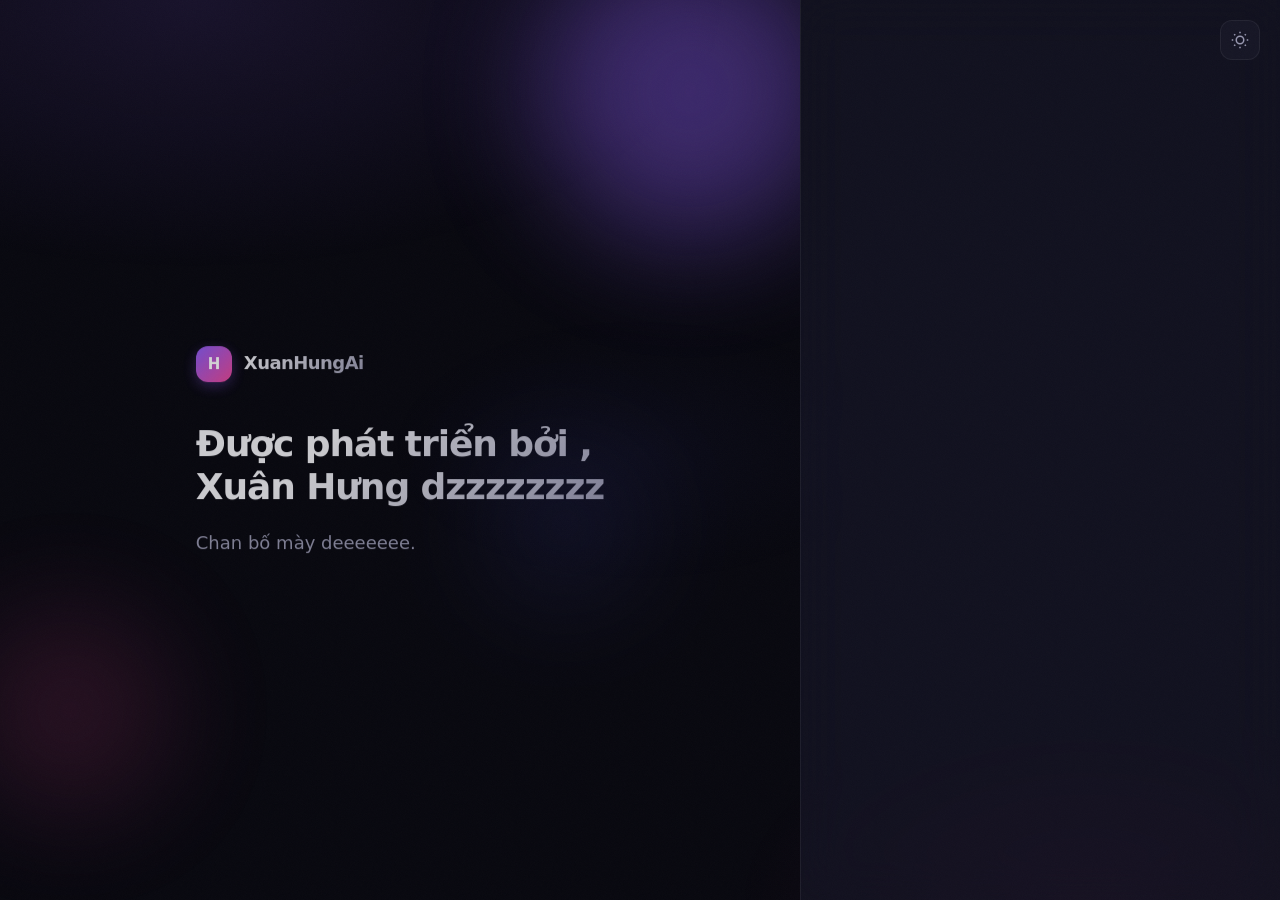
<file: index.html>
<!doctype html>
<html lang="vi">
  <head>
    <meta charset="utf-8" />
    <meta name="viewport" content="width=device-width, initial-scale=1" />
    <meta http-equiv="refresh" content="0; url=./frontend/login.html" />
    <title>Nova Redirect</title>
  </head>
  <body>
    <p>Dang chuyen huong... <a href="./frontend/login.html">Mo Nova</a></p>
  </body>
</html>
</file>
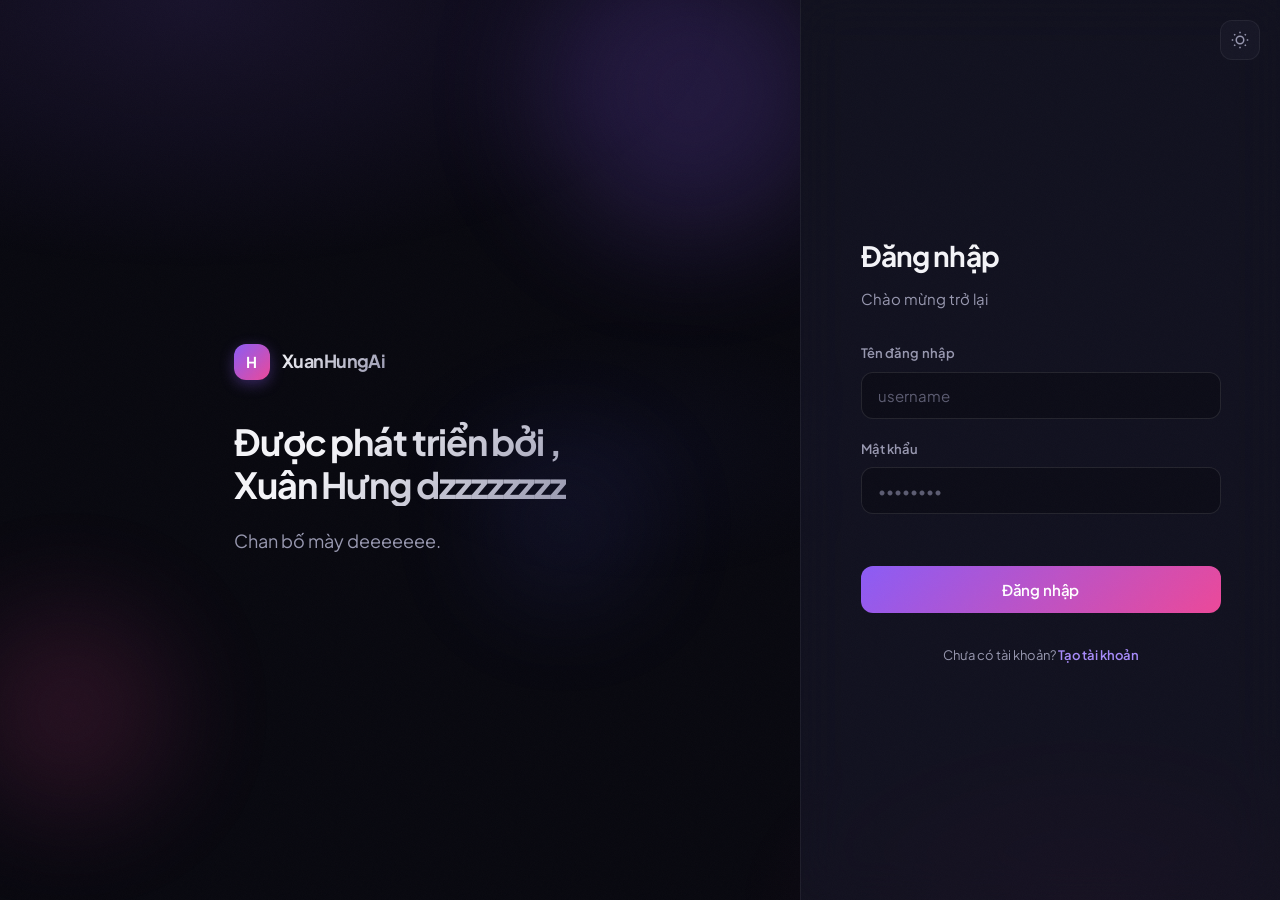
<file: frontend/index.html>
<!doctype html>
<html lang="vi">
  <head>
    <meta charset="UTF-8" />
    <meta name="viewport" content="width=device-width, initial-scale=1.0" />
    <meta name="theme-color" content="#08080f" />
    <title>Nova — AI Chat</title>
    <script>
      (function () {
        document.documentElement.setAttribute(
          "data-theme",
          localStorage.getItem("theme") || "dark"
        );
      })();
    </script>
    <link rel="stylesheet" href="css/style.css" />
  </head>

  <body>
    <div class="grain" aria-hidden="true"></div>

    <header class="topbar">
      <div class="topbar-left">
        <div class="brand">
          <span class="brand-mark">N</span>
          <span class="brand-name">Nova</span>
        </div>
        <nav class="mode-tabs" aria-label="Chế độ chat">
          <button id="btn-ai" class="mode-tab active" onclick="setMode('ai')">
            <svg viewBox="0 0 24 24" fill="none" stroke="currentColor" stroke-width="2" aria-hidden="true"><path d="M12 2a4 4 0 0 1 4 4v1h1a3 3 0 0 1 0 6h-1v1a4 4 0 0 1-8 0v-1H7a3 3 0 0 1 0-6h1V6a4 4 0 0 1 4-4z"/></svg>
            AI Chat
          </button>
          <button id="btn-data" class="mode-tab" onclick="setMode('data')">
            <svg viewBox="0 0 24 24" fill="none" stroke="currentColor" stroke-width="2" aria-hidden="true"><ellipse cx="12" cy="5" rx="9" ry="3"/><path d="M3 5v14a9 3 0 0 0 18 0V5"/><path d="M3 12a9 3 0 0 0 18 0"/></svg>
            Knowledge
          </button>
        </nav>
      </div>

      <div class="topbar-right">
        <span class="mode-badge" id="mode-badge">AI</span>
        <button class="icon-btn" onclick="newChat()" title="Cuộc trò chuyện mới" aria-label="Cuộc trò chuyện mới">
          <svg viewBox="0 0 24 24" fill="none" stroke="currentColor" stroke-width="2" aria-hidden="true"><path d="M12 5v14M5 12h14"/></svg>
        </button>
        <button class="icon-btn" onclick="loadHistory()" title="Lịch sử" aria-label="Lịch sử">
          <svg viewBox="0 0 24 24" fill="none" stroke="currentColor" stroke-width="2" aria-hidden="true"><circle cx="12" cy="12" r="10"/><polyline points="12 6 12 12 16 14"/></svg>
        </button>
        <button class="icon-btn" onclick="toggleTheme()" title="Đổi giao diện" aria-label="Đổi giao diện">
          <span data-theme-icon>
            <svg class="icon-sun" viewBox="0 0 24 24" fill="none" stroke="currentColor" stroke-width="2" aria-hidden="true"><circle cx="12" cy="12" r="5"/><line x1="12" y1="1" x2="12" y2="3"/><line x1="12" y1="21" x2="12" y2="23"/><line x1="4.22" y1="4.22" x2="5.64" y2="5.64"/><line x1="18.36" y1="18.36" x2="19.78" y2="19.78"/><line x1="1" y1="12" x2="3" y2="12"/><line x1="21" y1="12" x2="23" y2="12"/><line x1="4.22" y1="19.78" x2="5.64" y2="18.36"/><line x1="18.36" y1="5.64" x2="19.78" y2="4.22"/></svg>
            <svg class="icon-moon" viewBox="0 0 24 24" fill="none" stroke="currentColor" stroke-width="2" aria-hidden="true"><path d="M21 12.79A9 9 0 1 1 11.21 3 7 7 0 0 0 21 12.79z"/></svg>
          </span>
        </button>
        <div class="user-chip">
          <div class="user-avatar" id="user-avatar">U</div>
          <span id="username-display"></span>
        </div>
        <button class="icon-btn logout-btn" onclick="logout()" title="Đăng xuất" aria-label="Đăng xuất">
          <svg viewBox="0 0 24 24" fill="none" stroke="currentColor" stroke-width="2" aria-hidden="true"><path d="M9 21H5a2 2 0 0 1-2-2V5a2 2 0 0 1 2-2h4"/><polyline points="16 17 21 12 16 7"/><line x1="21" y1="12" x2="9" y2="12"/></svg>
        </button>
      </div>
    </header>

    <main class="chat-stage">
      <div id="chat" class="chat" role="log" aria-live="polite" aria-label="Cuộc trò chuyện">
        <div id="empty-state" class="empty-state">
          <div class="empty-visual">
            <div class="orb orb-1"></div>
            <div class="orb orb-2"></div>
            <div class="empty-card">
              <svg width="32" height="32" viewBox="0 0 24 24" fill="none" stroke="currentColor" stroke-width="1.5" aria-hidden="true"><path d="M21 15a2 2 0 0 1-2 2H7l-4 4V5a2 2 0 0 1 2-2h14a2 2 0 0 1 2 2z"/></svg>
            </div>
          </div>
          <h2>Xin chào!</h2>
          <p>Hỏi bất cứ điều gì — AI sẽ trả lời ngay, hoặc chuyển sang Knowledge để tra cứu dữ liệu.</p>
          <div class="suggestions">
            <button class="suggestion" onclick="useSuggestion('Xin chào, bạn có thể giúp gì?')">Xin chào 👋</button>
            <button class="suggestion" onclick="useSuggestion('Giá sản phẩm bao nhiêu?')">Hỏi giá 💰</button>
            <button class="suggestion" onclick="useSuggestion('Chính sách giao hàng thế nào?')">Giao hàng 📦</button>
          </div>
        </div>
      </div>
    </main>

    <footer class="composer">
      <div class="composer-inner">
        <textarea
          id="input"
          rows="1"
          placeholder="Nhập tin nhắn của bạn..."
          autocomplete="off"
          aria-label="Tin nhắn"
        ></textarea>
        <button class="send-btn" onclick="sendMessage()" title="Gửi" aria-label="Gửi tin nhắn">
          <svg viewBox="0 0 24 24" fill="currentColor" aria-hidden="true"><path d="M2.01 21L23 12 2.01 3 2 10l15 2-15 2z"/></svg>
        </button>
      </div>
      <p class="composer-hint">Enter để gửi · Shift+Enter xuống dòng · Nova AI có thể mắc lỗi</p>
    </footer>

    <script src="js/theme.js"></script>
    <script src="js/config.js"></script>
    <script src="js/app.js"></script>
  </body>
</html>
</file>
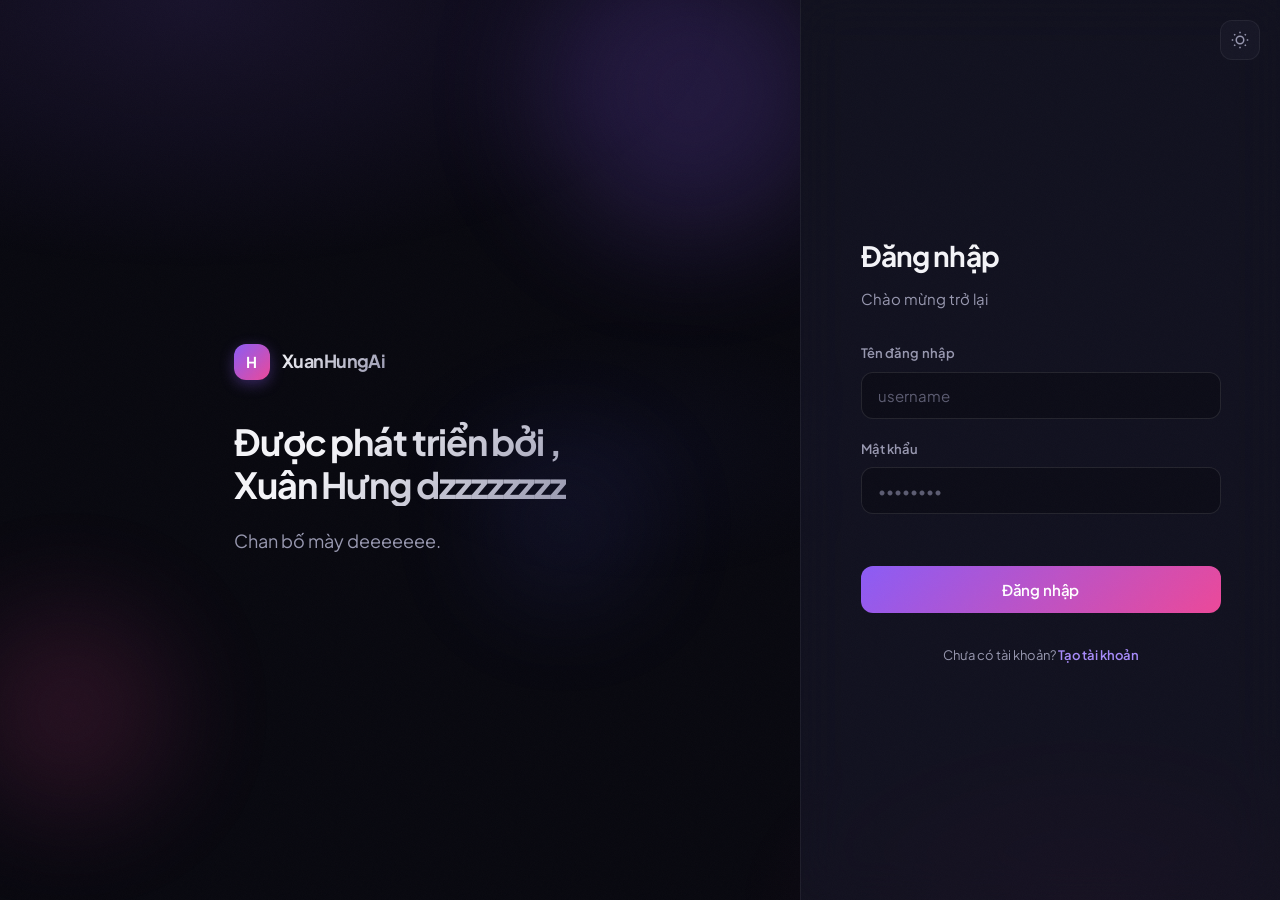
<file: frontend/login.html>
<!doctype html>
<html lang="vi">
  <head>
    <meta charset="UTF-8" />
    <meta name="viewport" content="width=device-width, initial-scale=1.0" />
    <meta name="theme-color" content="#08080f" />
    <title>Đăng nhập — Nova</title>
    <script>
      (function () {
        document.documentElement.setAttribute(
          "data-theme",
          localStorage.getItem("theme") || "dark",
        );
      })();
    </script>
    <link rel="stylesheet" href="css/login.css" />
  </head>

  <body>
    <div class="grain" aria-hidden="true"></div>

    <div class="auth-layout">
      <aside class="auth-hero">
        <div class="hero-content">
          <div class="brand">
            <span class="brand-mark">H</span>
            <span class="brand-name">XuanHungAi</span>
          </div>
          <h1>Được phát triển bởi ,<br />Xuân Hưng dzzzzzzzz</h1>
          <p>Chan bố mày deeeeeee.</p>
        </div>
        <div class="hero-orbs" aria-hidden="true">
          <div class="orb orb-1"></div>
          <div class="orb orb-2"></div>
          <div class="orb orb-3"></div>
        </div>
      </aside>

      <main class="auth-panel">
        <button
          class="theme-toggle"
          onclick="toggleTheme()"
          title="Đổi giao diện"
          aria-label="Đổi giao diện"
        >
          <span data-theme-icon>
            <svg
              class="icon-sun"
              viewBox="0 0 24 24"
              fill="none"
              stroke="currentColor"
              stroke-width="2"
              aria-hidden="true"
            >
              <circle cx="12" cy="12" r="5" />
              <line x1="12" y1="1" x2="12" y2="3" />
              <line x1="12" y1="21" x2="12" y2="23" />
              <line x1="4.22" y1="4.22" x2="5.64" y2="5.64" />
              <line x1="18.36" y1="18.36" x2="19.78" y2="19.78" />
              <line x1="1" y1="12" x2="3" y2="12" />
              <line x1="21" y1="12" x2="23" y2="12" />
              <line x1="4.22" y1="19.78" x2="5.64" y2="18.36" />
              <line x1="18.36" y1="5.64" x2="19.78" y2="4.22" />
            </svg>
            <svg
              class="icon-moon"
              viewBox="0 0 24 24"
              fill="none"
              stroke="currentColor"
              stroke-width="2"
              aria-hidden="true"
            >
              <path d="M21 12.79A9 9 0 1 1 11.21 3 7 7 0 0 0 21 12.79z" />
            </svg>
          </span>
        </button>

        <div class="auth-form-wrap">
          <h2>Đăng nhập</h2>
          <p class="auth-sub">Chào mừng trở lại</p>

          <div class="form-group">
            <label for="username">Tên đăng nhập</label>
            <input
              id="username"
              placeholder="username"
              autocomplete="username"
            />
          </div>

          <div class="form-group">
            <label for="password">Mật khẩu</label>
            <input
              id="password"
              type="password"
              placeholder="••••••••"
              autocomplete="current-password"
            />
          </div>

          <p id="error-msg" class="error-msg" role="alert"></p>

          <button class="btn-primary" onclick="login()">Đăng nhập</button>

          <p class="auth-footer">
            Chưa có tài khoản? <a href="register.html">Tạo tài khoản</a>
          </p>
        </div>
      </main>
    </div>

    <script src="js/theme.js"></script>
    <script src="js/config.js"></script>
    <script src="js/login.js"></script>
  </body>
</html>
</file>
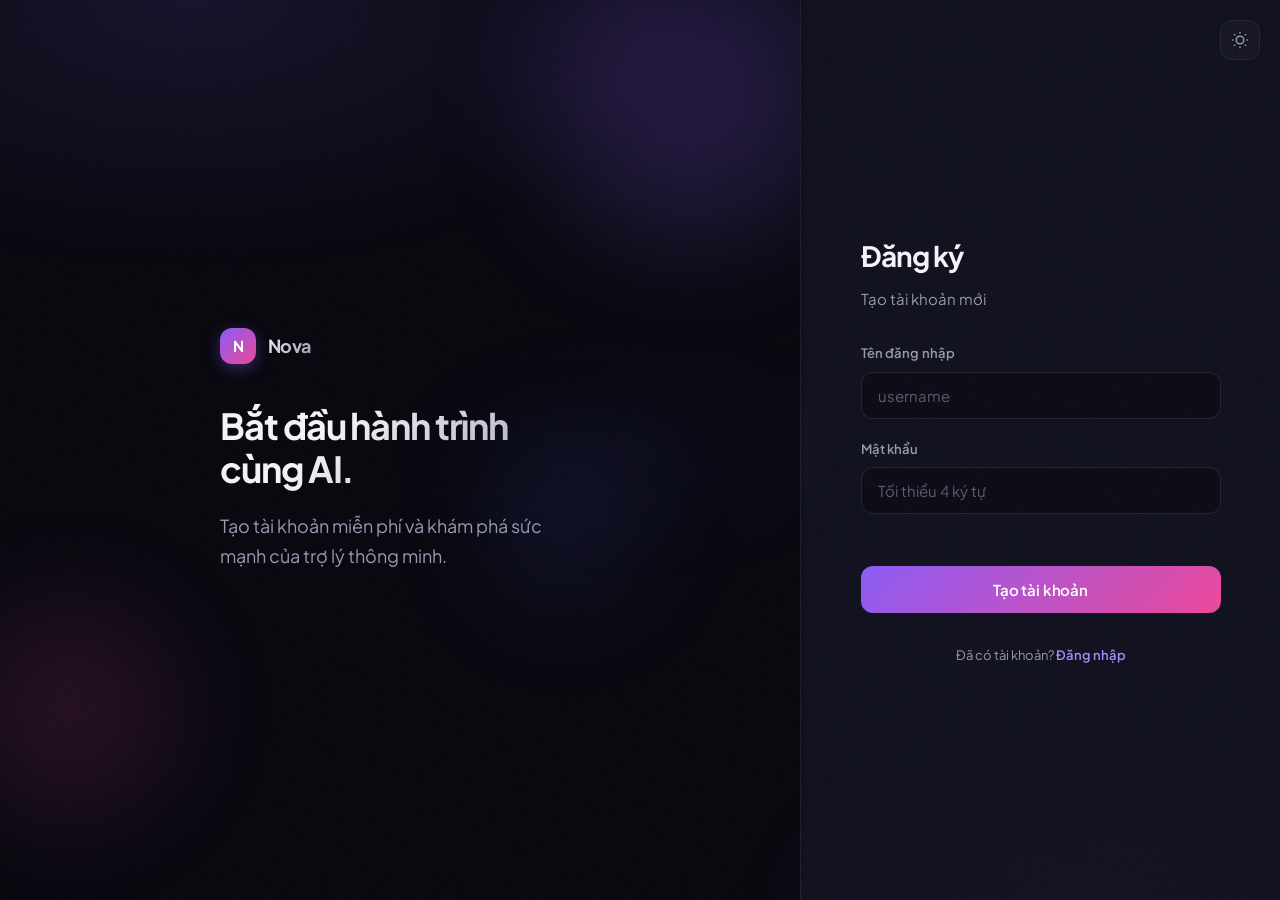
<file: frontend/register.html>
<!DOCTYPE html>
<html lang="vi">
<head>
    <meta charset="UTF-8">
    <meta name="viewport" content="width=device-width, initial-scale=1.0">
    <meta name="theme-color" content="#08080f">
    <title>Đăng ký — Nova</title>
    <script>
      (function () {
        document.documentElement.setAttribute(
          "data-theme",
          localStorage.getItem("theme") || "dark"
        );
      })();
    </script>
    <link rel="stylesheet" href="css/login.css">
</head>
<body>
    <div class="grain" aria-hidden="true"></div>

    <div class="auth-layout">
        <aside class="auth-hero">
            <div class="hero-content">
                <div class="brand">
                    <span class="brand-mark">N</span>
                    <span class="brand-name">Nova</span>
                </div>
                <h1>Bắt đầu hành trình<br>cùng AI.</h1>
                <p>Tạo tài khoản miễn phí và khám phá sức mạnh của trợ lý thông minh.</p>
            </div>
            <div class="hero-orbs" aria-hidden="true">
                <div class="orb orb-1"></div>
                <div class="orb orb-2"></div>
                <div class="orb orb-3"></div>
            </div>
        </aside>

        <main class="auth-panel">
            <button class="theme-toggle" onclick="toggleTheme()" title="Đổi giao diện" aria-label="Đổi giao diện">
                <span data-theme-icon>
                    <svg class="icon-sun" viewBox="0 0 24 24" fill="none" stroke="currentColor" stroke-width="2" aria-hidden="true"><circle cx="12" cy="12" r="5"/><line x1="12" y1="1" x2="12" y2="3"/><line x1="12" y1="21" x2="12" y2="23"/><line x1="4.22" y1="4.22" x2="5.64" y2="5.64"/><line x1="18.36" y1="18.36" x2="19.78" y2="19.78"/><line x1="1" y1="12" x2="3" y2="12"/><line x1="21" y1="12" x2="23" y2="12"/><line x1="4.22" y1="19.78" x2="5.64" y2="18.36"/><line x1="18.36" y1="5.64" x2="19.78" y2="4.22"/></svg>
                    <svg class="icon-moon" viewBox="0 0 24 24" fill="none" stroke="currentColor" stroke-width="2" aria-hidden="true"><path d="M21 12.79A9 9 0 1 1 11.21 3 7 7 0 0 0 21 12.79z"/></svg>
                </span>
            </button>

            <div class="auth-form-wrap">
                <h2>Đăng ký</h2>
                <p class="auth-sub">Tạo tài khoản mới</p>

                <div class="form-group">
                    <label for="username">Tên đăng nhập</label>
                    <input id="username" placeholder="username" autocomplete="username">
                </div>

                <div class="form-group">
                    <label for="password">Mật khẩu</label>
                    <input id="password" type="password" placeholder="Tối thiểu 4 ký tự" autocomplete="new-password">
                </div>

                <p id="error-msg" class="error-msg" role="alert"></p>

                <button class="btn-primary" onclick="register()">Tạo tài khoản</button>

                <p class="auth-footer">
                    Đã có tài khoản? <a href="login.html">Đăng nhập</a>
                </p>
            </div>
        </main>
    </div>

    <script src="js/theme.js"></script>
    <script src="js/config.js"></script>
    <script src="js/register.js"></script>
</body>
</html>
</file>
<file: frontend/css/style.css>
@import "base.css";

/* ─── Layout ─── */
body {
  display: flex;
  flex-direction: column;
  height: 100vh;
  height: 100dvh;
  overflow: hidden;
  position: relative;
}

body > *:not(.grain) {
  position: relative;
  z-index: 1;
}

/* ─── Topbar ─── */
.topbar {
  height: var(--topbar-h);
  padding: 0 var(--space-5);
  display: flex;
  align-items: center;
  justify-content: space-between;
  gap: var(--space-4);
  background: var(--bg-overlay);
  backdrop-filter: blur(20px) saturate(1.4);
  -webkit-backdrop-filter: blur(20px) saturate(1.4);
  border-bottom: 1px solid var(--border-subtle);
  flex-shrink: 0;
}

.topbar-left {
  display: flex;
  align-items: center;
  gap: var(--space-6);
  min-width: 0;
}

.topbar-right {
  display: flex;
  align-items: center;
  gap: var(--space-2);
  flex-shrink: 0;
}

/* ─── Mode Tabs ─── */
.mode-tabs {
  display: flex;
  gap: 2px;
  padding: 3px;
  background: var(--bg-raised);
  border-radius: var(--radius-full);
  border: 1px solid var(--border-subtle);
}

.mode-tab {
  display: inline-flex;
  align-items: center;
  gap: 6px;
  padding: 7px 14px;
  border: none;
  border-radius: var(--radius-full);
  background: transparent;
  color: var(--text-secondary);
  font-family: var(--font);
  font-size: var(--text-sm);
  font-weight: 600;
  cursor: pointer;
  white-space: nowrap;
  transition:
    background var(--duration-normal) var(--ease-out),
    color var(--duration-normal) var(--ease-out),
    box-shadow var(--duration-normal) var(--ease-out);
}

.mode-tab svg {
  width: 15px;
  height: 15px;
  opacity: 0.7;
  transition: opacity var(--duration-fast);
}

.mode-tab:hover {
  color: var(--text-primary);
}

.mode-tab:hover svg {
  opacity: 1;
}

.mode-tab.active {
  background: linear-gradient(135deg, var(--accent), var(--accent-2));
  color: #fff;
  box-shadow: 0 2px 12px var(--accent-glow);
}

.mode-tab.active svg {
  opacity: 1;
}

/* ─── Mode Badge ─── */
.mode-badge {
  font-size: var(--text-xs);
  font-weight: 600;
  padding: 4px 10px;
  border-radius: var(--radius-full);
  background: var(--accent-muted);
  color: var(--accent-light);
  border: 1px solid rgba(139, 92, 246, 0.2);
  letter-spacing: 0.02em;
  text-transform: uppercase;
}

[data-theme="light"] .mode-badge {
  color: var(--accent-dark);
}

/* ─── User Chip ─── */
.user-chip {
  display: flex;
  align-items: center;
  gap: var(--space-2);
  padding: 4px 12px 4px 4px;
  border-radius: var(--radius-full);
  background: var(--bg-raised);
  border: 1px solid var(--border-subtle);
}

.user-avatar {
  width: 30px;
  height: 30px;
  border-radius: var(--radius-sm);
  background: linear-gradient(135deg, var(--accent), var(--accent-2));
  display: flex;
  align-items: center;
  justify-content: center;
  font-weight: 700;
  font-size: var(--text-xs);
  color: #fff;
  flex-shrink: 0;
}

#username-display {
  font-size: var(--text-sm);
  font-weight: 600;
  color: var(--text-secondary);
  max-width: 100px;
  white-space: nowrap;
  overflow: hidden;
  text-overflow: ellipsis;
}

.logout-btn:hover {
  background: rgba(248, 113, 113, 0.12) !important;
  color: var(--error) !important;
  border-color: rgba(248, 113, 113, 0.2) !important;
}

/* ─── Chat Stage ─── */
.chat-stage {
  flex: 1;
  overflow: hidden;
  display: flex;
  justify-content: center;
  min-height: 0;
}

.chat {
  width: 100%;
  max-width: var(--max-chat-w);
  padding: var(--space-6) var(--space-5);
  overflow-y: auto;
  scroll-behavior: smooth;
}

/* ─── Empty State ─── */
.empty-state {
  display: flex;
  flex-direction: column;
  align-items: center;
  justify-content: center;
  min-height: 100%;
  text-align: center;
  padding: var(--space-10) var(--space-4);
  animation: fadeUp var(--duration-slow) var(--ease-out);
}

.empty-visual {
  position: relative;
  width: 120px;
  height: 120px;
  margin-bottom: var(--space-8);
}

.orb {
  position: absolute;
  border-radius: 50%;
  filter: blur(24px);
  animation: pulse-glow 4s ease-in-out infinite;
}

.orb-1 {
  width: 80px;
  height: 80px;
  background: var(--accent);
  opacity: 0.3;
  top: 10px;
  left: 0;
  animation-delay: 0s;
}

.orb-2 {
  width: 60px;
  height: 60px;
  background: var(--accent-2);
  opacity: 0.25;
  bottom: 0;
  right: 0;
  animation-delay: 2s;
}

.empty-card {
  position: absolute;
  inset: 20px;
  background: var(--bg-overlay);
  backdrop-filter: blur(12px);
  border: 1px solid var(--border-default);
  border-radius: var(--radius-xl);
  display: flex;
  align-items: center;
  justify-content: center;
  color: var(--accent-light);
  box-shadow: var(--shadow-glow);
  animation: float 5s ease-in-out infinite;
}

.empty-state h2 {
  font-size: var(--text-2xl);
  font-weight: 700;
  letter-spacing: -0.03em;
  margin-bottom: var(--space-3);
  background: linear-gradient(135deg, var(--text-primary), var(--text-secondary));
  -webkit-background-clip: text;
  -webkit-text-fill-color: transparent;
  background-clip: text;
}

.empty-state p {
  font-size: var(--text-base);
  color: var(--text-secondary);
  max-width: 380px;
  line-height: 1.7;
  margin-bottom: var(--space-8);
}

.suggestions {
  display: flex;
  flex-wrap: wrap;
  gap: var(--space-3);
  justify-content: center;
  max-width: 480px;
}

.suggestion {
  padding: 10px 18px;
  border-radius: var(--radius-full);
  border: 1px solid var(--border-default);
  background: var(--bg-raised);
  color: var(--text-secondary);
  font-family: var(--font);
  font-size: var(--text-sm);
  font-weight: 500;
  cursor: pointer;
  transition:
    background var(--duration-normal) var(--ease-out),
    border-color var(--duration-normal) var(--ease-out),
    color var(--duration-normal) var(--ease-out),
    transform var(--duration-fast) var(--ease-spring),
    box-shadow var(--duration-normal);
}

.suggestion:hover {
  background: var(--accent-muted);
  border-color: rgba(139, 92, 246, 0.3);
  color: var(--text-primary);
  transform: translateY(-2px);
  box-shadow: var(--shadow-sm);
}

/* ─── Messages ─── */
.msg-wrapper {
  display: flex;
  align-items: flex-end;
  gap: var(--space-3);
  margin-bottom: var(--space-5);
  animation: fadeUp var(--duration-normal) var(--ease-out);
}

.msg-wrapper.user {
  flex-direction: row-reverse;
}

.avatar {
  width: 32px;
  height: 32px;
  border-radius: var(--radius-sm);
  background: var(--bg-raised);
  border: 1px solid var(--border-subtle);
  display: flex;
  align-items: center;
  justify-content: center;
  font-size: 11px;
  font-weight: 700;
  color: var(--text-tertiary);
  flex-shrink: 0;
  letter-spacing: -0.02em;
}

.msg-wrapper.user .avatar {
  background: linear-gradient(135deg, var(--accent), var(--accent-2));
  color: #fff;
  border: none;
}

.msg-wrapper.bot .avatar {
  background: var(--accent-muted);
  color: var(--accent-light);
  border-color: rgba(139, 92, 246, 0.2);
}

[data-theme="light"] .msg-wrapper.bot .avatar {
  color: var(--accent-dark);
}

.bubble {
  max-width: 72%;
  padding: 12px 16px;
  border-radius: var(--radius-lg);
  font-size: var(--text-base);
  line-height: 1.65;
  word-break: break-word;
  letter-spacing: -0.01em;
}

.msg-wrapper.user .bubble {
  background: linear-gradient(135deg, var(--accent), var(--accent-dark));
  color: #fff;
  border-bottom-right-radius: var(--radius-sm);
  box-shadow: 0 4px 16px var(--accent-glow);
}

.msg-wrapper.bot .bubble {
  background: var(--bg-raised);
  color: var(--text-primary);
  border: 1px solid var(--border-subtle);
  border-bottom-left-radius: var(--radius-sm);
}

/* ─── Typing Indicator ─── */
.typing-bubble {
  display: flex;
  align-items: center;
  gap: 5px;
  padding: 14px 18px;
  min-width: 60px;
}

.dot {
  width: 6px;
  height: 6px;
  border-radius: 50%;
  background: var(--text-tertiary);
  animation: bounce 1.4s infinite ease-in-out;
}

.dot:nth-child(2) { animation-delay: 0.16s; }
.dot:nth-child(3) { animation-delay: 0.32s; }

@keyframes bounce {
  0%, 80%, 100% { transform: scale(0.6); opacity: 0.35; }
  40% { transform: scale(1); opacity: 1; }
}

/* ─── Composer ─── */
.composer {
  flex-shrink: 0;
  padding: var(--space-4) var(--space-5) var(--space-5);
  background: linear-gradient(to top, var(--bg-base) 60%, transparent);
}

.composer-inner {
  max-width: var(--max-chat-w);
  margin: 0 auto;
  display: flex;
  align-items: flex-end;
  gap: var(--space-3);
  padding: var(--space-2) var(--space-2) var(--space-2) var(--space-5);
  background: var(--bg-overlay);
  backdrop-filter: blur(20px) saturate(1.4);
  -webkit-backdrop-filter: blur(20px) saturate(1.4);
  border: 1px solid var(--border-default);
  border-radius: var(--radius-2xl);
  box-shadow: var(--shadow-md);
  transition:
    border-color var(--duration-normal) var(--ease-out),
    box-shadow var(--duration-normal) var(--ease-out);
}

.composer-inner:focus-within {
  border-color: rgba(139, 92, 246, 0.4);
  box-shadow: var(--shadow-md), 0 0 0 3px var(--accent-muted);
}

.composer-inner textarea {
  flex: 1;
  border: none;
  background: transparent;
  color: var(--text-primary);
  font-family: var(--font);
  font-size: var(--text-base);
  line-height: 1.5;
  resize: none;
  outline: none;
  padding: 12px 0;
  max-height: 160px;
  min-height: 24px;
}

.composer-inner textarea::placeholder {
  color: var(--text-tertiary);
}

.composer-inner textarea:disabled {
  opacity: 0.5;
}

.send-btn {
  width: 44px;
  height: 44px;
  border-radius: var(--radius-lg);
  border: none;
  background: linear-gradient(135deg, var(--accent), var(--accent-2));
  color: #fff;
  cursor: pointer;
  display: flex;
  align-items: center;
  justify-content: center;
  flex-shrink: 0;
  transition:
    transform var(--duration-fast) var(--ease-spring),
    box-shadow var(--duration-normal) var(--ease-out),
    opacity var(--duration-fast);
}

.send-btn:hover:not(:disabled) {
  transform: scale(1.06);
  box-shadow: 0 6px 20px var(--accent-glow);
}

.send-btn:active:not(:disabled) {
  transform: scale(0.95);
}

.send-btn:disabled {
  opacity: 0.4;
  cursor: not-allowed;
}

.send-btn svg {
  width: 20px;
  height: 20px;
}

.composer-hint {
  text-align: center;
  font-size: var(--text-xs);
  color: var(--text-tertiary);
  margin-top: var(--space-3);
  letter-spacing: 0.01em;
}

/* ─── Responsive ─── */
@media (max-width: 768px) {
  .topbar {
    padding: 0 var(--space-3);
  }

  .mode-tabs {
    display: none;
  }

  .mode-badge {
    display: inline-flex;
  }

  .user-chip span {
    display: none;
  }

  .user-chip {
    padding: 4px;
    border: none;
    background: transparent;
  }

  .chat {
    padding: var(--space-4) var(--space-3);
  }

  .bubble {
    max-width: 85%;
  }

  .composer {
    padding: var(--space-3);
  }

  .empty-state h2 {
    font-size: var(--text-xl);
  }

  .suggestions {
    flex-direction: column;
    align-items: stretch;
  }
}

@media (max-width: 480px) {
  .topbar-right .icon-btn:not(.logout-btn) {
    display: none;
  }

  .topbar-right .icon-btn[title="Đổi giao diện"],
  .topbar-right .logout-btn {
    display: inline-flex;
  }
}
</file>
<file: frontend/css/login.css>
@import "base.css";

/* ─── Auth Layout ─── */
body {
  display: flex;
  align-items: stretch;
  min-height: 100vh;
  min-height: 100dvh;
}

.auth-layout {
  display: flex;
  width: 100%;
  min-height: 100vh;
  min-height: 100dvh;
  position: relative;
  z-index: 1;
}

/* ─── Hero Panel ─── */
.auth-hero {
  flex: 1;
  display: flex;
  align-items: center;
  justify-content: center;
  padding: var(--space-12);
  position: relative;
  overflow: hidden;
}

.hero-content {
  max-width: 440px;
  position: relative;
  z-index: 2;
  animation: fadeUp var(--duration-slow) var(--ease-out);
}

.auth-hero .brand {
  margin-bottom: var(--space-10);
}

.auth-hero h1 {
  font-size: clamp(var(--text-2xl), 4vw, var(--text-3xl));
  font-weight: 700;
  line-height: 1.2;
  letter-spacing: -0.03em;
  margin-bottom: var(--space-5);
  background: linear-gradient(135deg, var(--text-primary) 30%, var(--text-secondary));
  -webkit-background-clip: text;
  -webkit-text-fill-color: transparent;
  background-clip: text;
}

.auth-hero p {
  font-size: var(--text-lg);
  color: var(--text-secondary);
  line-height: 1.7;
  max-width: 360px;
}

.hero-orbs {
  position: absolute;
  inset: 0;
  pointer-events: none;
  overflow: hidden;
}

.hero-orbs .orb {
  position: absolute;
  border-radius: 50%;
  filter: blur(60px);
  animation: pulse-glow 6s ease-in-out infinite;
}

.hero-orbs .orb-1 {
  width: 300px;
  height: 300px;
  background: var(--accent);
  opacity: 0.2;
  top: -60px;
  right: -40px;
}

.hero-orbs .orb-2 {
  width: 200px;
  height: 200px;
  background: var(--accent-2);
  opacity: 0.15;
  bottom: 10%;
  left: -30px;
  animation-delay: 2s;
}

.hero-orbs .orb-3 {
  width: 150px;
  height: 150px;
  background: #6366f1;
  opacity: 0.12;
  top: 50%;
  right: 20%;
  animation-delay: 4s;
}

/* ─── Auth Panel ─── */
.auth-panel {
  width: 100%;
  max-width: 480px;
  display: flex;
  flex-direction: column;
  align-items: center;
  justify-content: center;
  padding: var(--space-10) var(--space-8);
  background: var(--bg-overlay);
  backdrop-filter: blur(24px) saturate(1.4);
  -webkit-backdrop-filter: blur(24px) saturate(1.4);
  border-left: 1px solid var(--border-subtle);
  position: relative;
}

.theme-toggle {
  position: absolute;
  top: var(--space-5);
  right: var(--space-5);
  width: 40px;
  height: 40px;
  border-radius: var(--radius-md);
  border: 1px solid var(--border-subtle);
  background: var(--bg-raised);
  color: var(--text-secondary);
  cursor: pointer;
  display: flex;
  align-items: center;
  justify-content: center;
  transition:
    background var(--duration-fast) var(--ease-out),
    color var(--duration-fast),
    transform var(--duration-fast) var(--ease-spring),
    box-shadow var(--duration-normal);
}

.theme-toggle:hover {
  background: var(--bg-surface);
  color: var(--text-primary);
  transform: scale(1.06);
  box-shadow: var(--shadow-sm);
}

.theme-toggle svg {
  width: 18px;
  height: 18px;
}

.auth-form-wrap {
  width: 100%;
  max-width: 360px;
  animation: fadeUp var(--duration-slow) var(--ease-out) 0.1s both;
}

.auth-form-wrap h2 {
  font-size: var(--text-2xl);
  font-weight: 700;
  letter-spacing: -0.03em;
  margin-bottom: var(--space-2);
}

.auth-sub {
  font-size: var(--text-base);
  color: var(--text-secondary);
  margin-bottom: var(--space-8);
}

.auth-footer {
  text-align: center;
  margin-top: var(--space-8);
  font-size: var(--text-sm);
  color: var(--text-secondary);
}

.auth-footer a {
  color: var(--accent-light);
  text-decoration: none;
  font-weight: 600;
  transition: color var(--duration-fast);
}

.auth-footer a:hover {
  color: var(--accent);
  text-decoration: underline;
  text-underline-offset: 3px;
}

[data-theme="light"] .auth-footer a {
  color: var(--accent-dark);
}

/* ─── Mobile ─── */
@media (max-width: 900px) {
  .auth-layout {
    flex-direction: column;
  }

  .auth-hero {
    padding: var(--space-10) var(--space-6) var(--space-6);
    min-height: auto;
  }

  .hero-content {
    text-align: center;
    max-width: 100%;
  }

  .auth-hero .brand {
    justify-content: center;
    margin-bottom: var(--space-6);
  }

  .auth-hero p {
    margin: 0 auto;
    font-size: var(--text-base);
  }

  .hero-orbs .orb-1 {
    width: 200px;
    height: 200px;
  }

  .auth-panel {
    max-width: 100%;
    border-left: none;
    border-top: 1px solid var(--border-subtle);
    padding: var(--space-8) var(--space-6) var(--space-10);
    flex: 1;
  }
}

@media (max-width: 480px) {
  .auth-hero {
    padding: var(--space-8) var(--space-5) var(--space-4);
  }

  .auth-hero h1 {
    font-size: var(--text-xl);
  }

  .auth-panel {
    padding: var(--space-6) var(--space-5) var(--space-8);
  }
}
</file>
